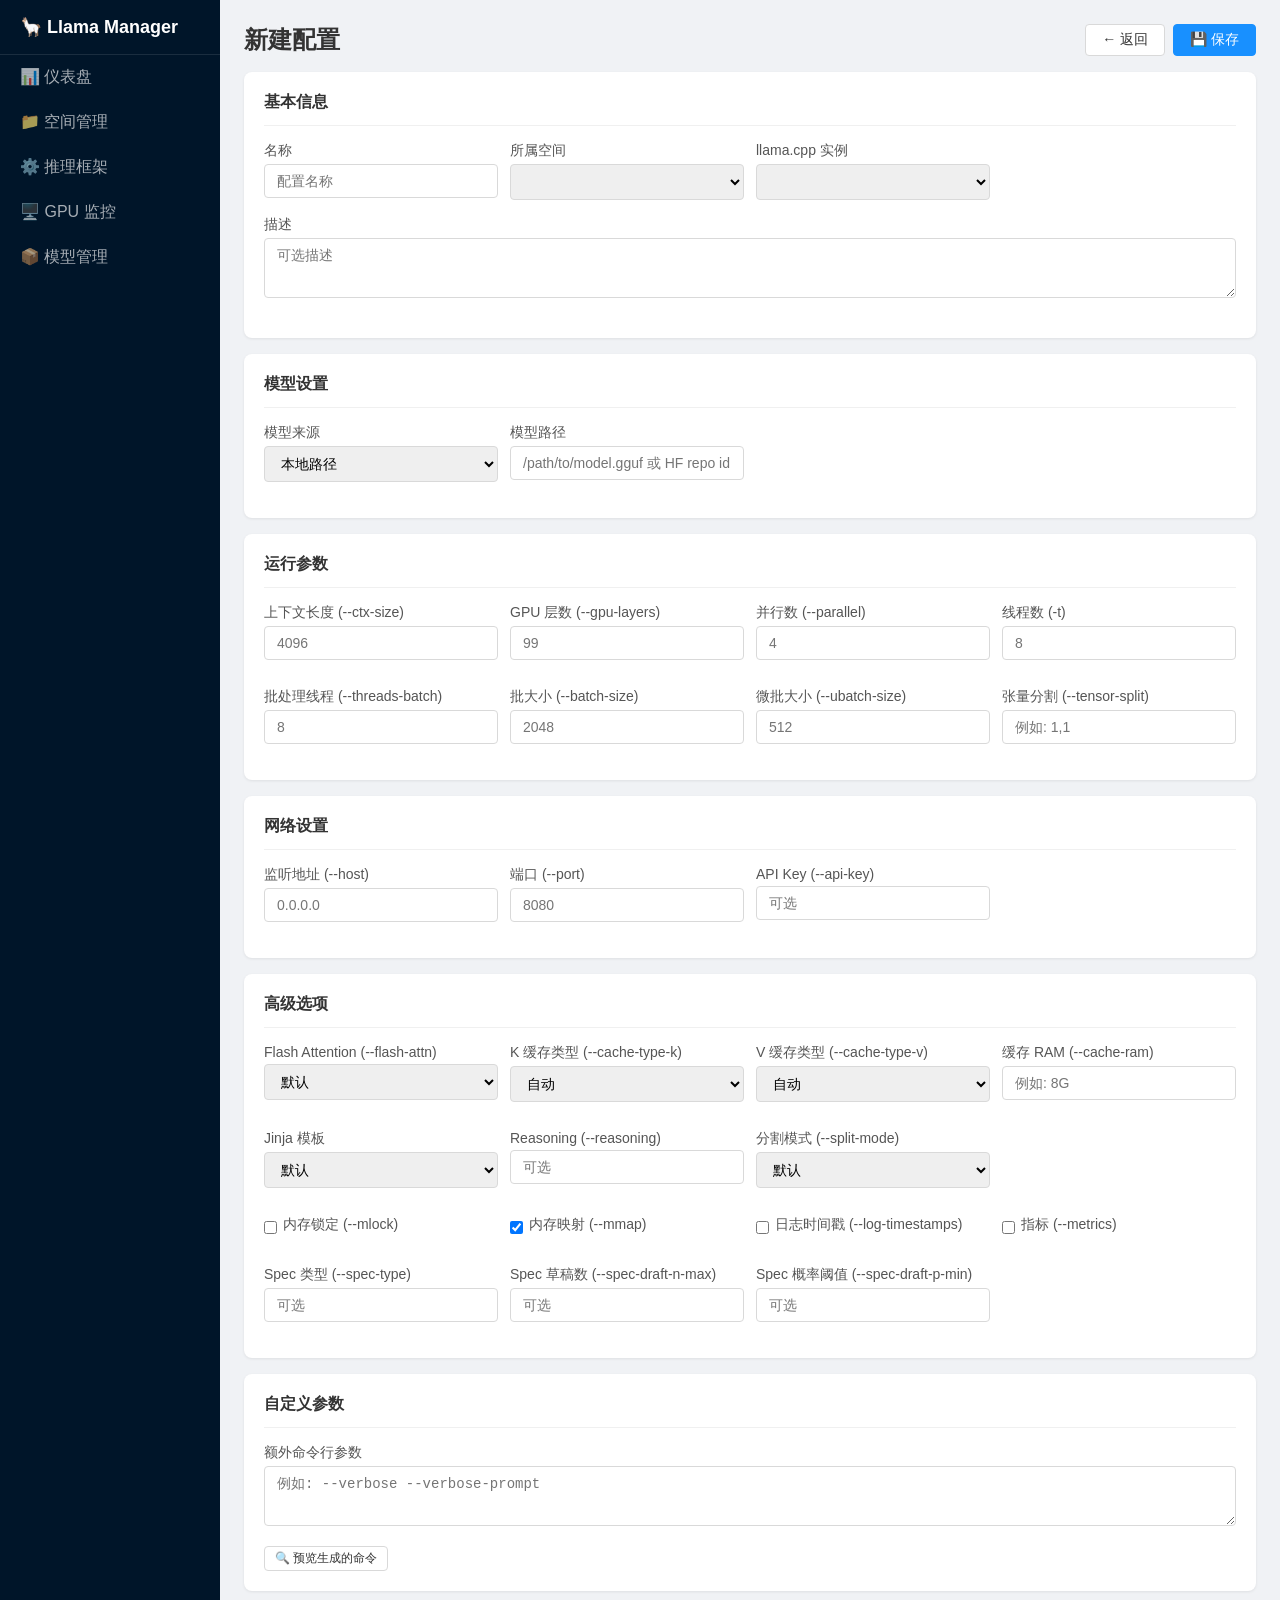
<file: templates/config_form.html>
<!DOCTYPE html>
<html lang="zh-CN">
<head>
  <meta charset="UTF-8"><meta name="viewport" content="width=device-width, initial-scale=1.0">
  <title>配置编辑 - Llama Manager</title>
  <link rel="stylesheet" href="/static/css/style.css">
</head>
<body>
  <div class="layout">
    <aside class="sidebar">
      <div class="logo">🦙 <span>Llama Manager</span></div>
      <nav>
        <a href="/dashboard"><span>📊 仪表盘</span></a>
        <a href="/workspaces"><span>📁 空间管理</span></a>
        <a href="/instances"><span>⚙️ 推理框架</span></a>
        <a href="/gpu"><span>🖥️ GPU 监控</span></a>
        <a href="/models"><span>📦 模型管理</span></a>
      </nav>
    </aside>
    <main class="main">
      <div class="toolbar">
        <h2 style="margin:0;" id="page-title">新建配置</h2>
        <div class="btn-group">
          <button class="btn" onclick="location.href='/dashboard'">← 返回</button>
          <button class="btn btn-primary" onclick="saveConfig()">💾 保存</button>
        </div>
      </div>

      <div class="card">
        <div class="card-header"><span class="card-title">基本信息</span></div>
        <div class="form-row">
          <div class="form-group"><label>名称</label><input type="text" id="c-name" placeholder="配置名称"></div>
          <div class="form-group"><label>所属空间</label><select id="c-workspace"></select></div>
          <div class="form-group"><label>llama.cpp 实例</label><select id="c-instance"></select></div>
        </div>
        <div class="form-group"><label>描述</label><textarea id="c-desc" placeholder="可选描述"></textarea></div>
      </div>

      <div class="card">
        <div class="card-header"><span class="card-title">模型设置</span></div>
        <div class="form-row">
          <div class="form-group"><label>模型来源</label><select id="c-model-source"><option value="path">本地路径</option><option value="hf">HuggingFace ID</option></select></div>
          <div class="form-group"><label id="model-path-label">模型路径</label><input type="text" id="c-model-path" placeholder="/path/to/model.gguf 或 HF repo id"></div>
        </div>
      </div>

      <div class="card">
        <div class="card-header"><span class="card-title">运行参数</span></div>
        <div class="form-row">
          <div class="form-group"><label>上下文长度 (--ctx-size)</label><input type="number" id="c-ctx-size" placeholder="4096"></div>
          <div class="form-group"><label>GPU 层数 (--gpu-layers)</label><input type="number" id="c-gpu-layers" placeholder="99"></div>
          <div class="form-group"><label>并行数 (--parallel)</label><input type="number" id="c-parallel" placeholder="4"></div>
          <div class="form-group"><label>线程数 (-t)</label><input type="number" id="c-threads" placeholder="8"></div>
          <div class="form-group"><label>批处理线程 (--threads-batch)</label><input type="number" id="c-threads-batch" placeholder="8"></div>
          <div class="form-group"><label>批大小 (--batch-size)</label><input type="number" id="c-batch-size" placeholder="2048"></div>
          <div class="form-group"><label>微批大小 (--ubatch-size)</label><input type="number" id="c-ubatch-size" placeholder="512"></div>
          <div class="form-group"><label>张量分割 (--tensor-split)</label><input type="text" id="c-tensor-split" placeholder="例如: 1,1"></div>
        </div>
      </div>

      <div class="card">
        <div class="card-header"><span class="card-title">网络设置</span></div>
        <div class="form-row">
          <div class="form-group"><label>监听地址 (--host)</label><input type="text" id="c-host" placeholder="0.0.0.0"></div>
          <div class="form-group"><label>端口 (--port)</label><input type="number" id="c-port" placeholder="8080"></div>
          <div class="form-group"><label>API Key (--api-key)</label><input type="password" id="c-api-key" placeholder="可选"></div>
        </div>
      </div>

      <div class="card">
        <div class="card-header"><span class="card-title">高级选项</span></div>
        <div class="form-row">
          <div class="form-group"><label>Flash Attention (--flash-attn)</label><select id="c-flash-attn"><option value="">默认</option><option value="1">启用</option><option value="2">启用 v2</option></select></div>
          <div class="form-group"><label>K 缓存类型 (--cache-type-k)</label><select id="c-cache-type-k"><option value="">自动</option><option value="f16">f16</option><option value="f32">f32</option><option value="q8_0">q8_0</option><option value="q4_0">q4_0</option></select></div>
          <div class="form-group"><label>V 缓存类型 (--cache-type-v)</label><select id="c-cache-type-v"><option value="">自动</option><option value="f16">f16</option><option value="f32">f32</option><option value="q8_0">q8_0</option><option value="q4_0">q4_0</option></select></div>
          <div class="form-group"><label>缓存 RAM (--cache-ram)</label><input type="text" id="c-cache-ram" placeholder="例如: 8G"></div>
          <div class="form-group"><label>Jinja 模板</label><select id="c-jinja"><option value="">默认</option><option value="true">启用</option><option value="false">禁用</option></select></div>
          <div class="form-group"><label>Reasoning (--reasoning)</label><input type="text" id="c-reasoning" placeholder="可选"></div>
          <div class="form-group"><label>分割模式 (--split-mode)</label><select id="c-split-mode"><option value="">默认</option><option value="LAYER">LAYER</option><option value="ROW">ROW</option></select></div>
        </div>
        <div class="form-row" style="margin-top:12px">
          <div class="form-group form-check"><input type="checkbox" id="c-mlock"><label for="c-mlock">内存锁定 (--mlock)</label></div>
          <div class="form-group form-check"><input type="checkbox" id="c-mmap" checked><label for="c-mmap">内存映射 (--mmap)</label></div>
          <div class="form-group form-check"><input type="checkbox" id="c-log-timestamps"><label for="c-log-timestamps">日志时间戳 (--log-timestamps)</label></div>
          <div class="form-group form-check"><input type="checkbox" id="c-metrics"><label for="c-metrics">指标 (--metrics)</label></div>
        </div>
        <!-- Speculative decoding -->
        <div class="form-row" style="margin-top:12px">
          <div class="form-group"><label>Spec 类型 (--spec-type)</label><input type="text" id="c-spec-type" placeholder="可选"></div>
          <div class="form-group"><label>Spec 草稿数 (--spec-draft-n-max)</label><input type="number" id="c-spec-draft-n-max" placeholder="可选"></div>
          <div class="form-group"><label>Spec 概率阈值 (--spec-draft-p-min)</label><input type="number" step="0.01" id="c-spec-draft-p-min" placeholder="可选"></div>
        </div>
      </div>

      <div class="card">
        <div class="card-header"><span class="card-title">自定义参数</span></div>
        <div class="form-group"><label>额外命令行参数</label><textarea id="c-extra-args" placeholder="例如: --verbose --verbose-prompt"></textarea></div>
        <div style="margin-top:8px"><button class="btn btn-sm" onclick="showCommand()">🔍 预览生成的命令</button></div>
        <div id="cmd-preview" style="display:none;margin-top:8px;padding:12px;background:#f5f5f5;border-radius:4px;font-family:monospace;font-size:13px;white-space:pre-wrap;word-break:break-all;"></div>
      </div>

      <div class="card" id="runtime-section" style="display:none">
        <div class="card-header"><span class="card-title">运行状态</span></div>
        <div id="runtime-info"></div>
      </div>
    </main>
  </div>
  <script src="/static/js/app.js"></script>
  <script>
const CID = {{ cid }};
let workspaces = [], instances = [];

async function init() {
  workspaces = await api('/api/workspaces/');
  instances = await api('/api/instances/');
  // Populate selects
  document.getElementById('c-workspace').innerHTML = workspaces.map(w => '<option value="'+w.id+'">'+w.name+'</option>').join('');
  document.getElementById('c-instance').innerHTML = instances.map(i => '<option value="'+i.id+'">'+i.name+' ('+i.install_path+')</option>').join('');
  if (CID) await loadConfig();
  else { document.getElementById('page-title').textContent = '新建配置'; }
  // Auto-select default instance
  const def = instances.find(i => i.is_default);
  if (def) document.getElementById('c-instance').value = def.id;
}

async function loadConfig() {
  const r = await api('/api/configs/' + CID);
  if (!r.ok) { toast(r.error, 'error'); return; }
  const c = r;
  document.getElementById('page-title').textContent = '编辑配置: ' + c.name;
  document.getElementById('c-name').value = c.name || '';
  document.getElementById('c-workspace').value = c.workspace_id || '';
  document.getElementById('c-instance').value = c.llama_instance_id || '';
  document.getElementById('c-desc').value = c.description || '';
  document.getElementById('c-model-source').value = c.model_source || 'path';
  document.getElementById('c-model-path').value = c.model_path || '';
  document.getElementById('c-ctx-size').value = c.ctx_size || '';
  document.getElementById('c-gpu-layers').value = c.gpu_layers || '';
  document.getElementById('c-parallel').value = c.parallel || '';
  document.getElementById('c-threads').value = c.threads || '';
  document.getElementById('c-threads-batch').value = c.threads_batch || '';
  document.getElementById('c-batch-size').value = c.batch_size || '';
  document.getElementById('c-ubatch-size').value = c.ubatch_size || '';
  document.getElementById('c-tensor-split').value = c.tensor_split || '';
  document.getElementById('c-host').value = c.host || '';
  document.getElementById('c-port').value = c.port || '';
  document.getElementById('c-api-key').value = c.api_key || '';
  document.getElementById('c-flash-attn').value = c.flash_attn || '';
  document.getElementById('c-cache-type-k').value = c.cache_type_k || '';
  document.getElementById('c-cache-type-v').value = c.cache_type_v || '';
  document.getElementById('c-cache-ram').value = c.cache_ram || '';
  document.getElementById('c-jinja').value = c.jinja != null ? String(c.jinja) : '';
  document.getElementById('c-reasoning').value = c.reasoning || '';
  document.getElementById('c-mlock').checked = !!c.mlock;
  document.getElementById('c-mmap').checked = c.mmap != null ? c.mmap : true;
  document.getElementById('c-log-timestamps').checked = !!c.log_timestamps;
  document.getElementById('c-metrics').checked = !!c.metrics;
  document.getElementById('c-spec-type').value = c.spec_type || '';
  document.getElementById('c-spec-draft-n-max').value = c.spec_draft_n_max || '';
  document.getElementById('c-spec-draft-p-min').value = c.spec_draft_p_min || '';
  document.getElementById('c-split-mode').value = c.split_mode || '';
  document.getElementById('c-extra-args').value = c.extra_args || '';
  // Runtime info
  if (c.pid || c.status === 'running') {
    document.getElementById('runtime-section').style.display = 'block';
    document.getElementById('runtime-info').innerHTML = '<p>状态: ' + statusBadge(c.status) + ' | PID: ' + (c.pid||'-') + ' | 端口: ' + (c.port||'-') + '</p><div class="btn-group" style="margin-top:8px"><button class="btn btn-danger" onclick="doStop()">停止</button><button class="btn" onclick="location.href=\'/config/'+CID+'/log\'">查看日志</button><button class="btn" onclick="location.href=\'/config/'+CID+'/gpu\'">GPU 监控</button></div>';
  }
}

function getFormData() {
  const v = (id) => { const el = document.getElementById(id); return el.value || null; };
  const n = (id) => { const el = document.getElementById(id); return el.value ? parseInt(el.value) : null; };
  const cb = (id) => document.getElementById(id).checked;
  return {
    name: v('c-name'), workspace_id: parseInt(v('c-workspace')),
    llama_instance_id: parseInt(v('c-instance')), description: v('c-desc'),
    model_source: v('c-model-source'), model_path: v('c-model-path'),
    ctx_size: n('c-ctx-size'), gpu_layers: n('c-gpu-layers'),
    parallel: n('c-parallel'), threads: n('c-threads'),
    threads_batch: n('c-threads-batch'), batch_size: n('c-batch-size'),
    ubatch_size: n('c-ubatch-size'), tensor_split: v('c-tensor-split'),
    host: v('c-host'), port: n('c-port'), api_key: v('c-api-key'),
    flash_attn: v('c-flash-attn'), cache_type_k: v('c-cache-type-k'),
    cache_type_v: v('c-cache-type-v'), cache_ram: v('c-cache-ram'),
    jinja: v('c-jinja') === 'true' ? true : v('c-jinja') === 'false' ? false : null,
    reasoning: v('c-reasoning'), mlock: cb('c-mlock'),
    mmap: document.getElementById('c-mmap').checked ? true : null,
    log_timestamps: cb('c-log-timestamps'), metrics: cb('c-metrics'),
    spec_type: v('c-spec-type'), spec_draft_n_max: n('c-spec-draft-n-max'),
    spec_draft_p_min: v('c-spec-draft-p-min') ? parseFloat(v('c-spec-draft-p-min')) : null,
    split_mode: v('c-split-mode'), extra_args: v('c-extra-args') || '',
  };
}

async function saveConfig() {
  const fd = getFormData();
  if (!fd.name) { toast('请输入配置名称', 'warning'); return; }
  if (!fd.model_path) { toast('请输入模型路径', 'warning'); return; }
  const r = CID ? await api('/api/configs/' + CID, { method:'PUT', body: JSON.stringify(fd) }) : await api('/api/configs/', { method:'POST', body: JSON.stringify(fd) });
  if (r.ok) { toast('保存成功', 'success'); if (!CID) location.href = '/config/' + r.id + '/edit'; }
  else toast(r.error, 'error');
}

async function doStop() {
  const r = await api('/api/runtime/' + CID + '/stop', { method:'POST' });
  if (r.ok) { toast('已停止', 'success'); document.getElementById('runtime-section').style.display = 'none'; }
  else toast(r.error, 'error');
}

function showCommand() {
  const inst = instances.find(i => i.id == document.getElementById('c-instance').value);
  if (!inst) { toast('请先选择实例', 'warning'); return; }
  const fd = getFormData();
  let cmd = inst.server_binary;
  if (fd.model_source === 'hf') cmd += ' -hf ' + fd.model_path; else cmd += ' -m ' + fd.model_path;
  if (fd.ctx_size) cmd += ' --ctx-size ' + fd.ctx_size;
  if (fd.gpu_layers) cmd += ' --gpu-layers ' + fd.gpu_layers;
  if (fd.tensor_split) cmd += ' --tensor-split ' + fd.tensor_split;
  if (fd.parallel) cmd += ' --parallel ' + fd.parallel;
  if (fd.threads) cmd += ' -t ' + fd.threads;
  if (fd.threads_batch) cmd += ' --threads-batch ' + fd.threads_batch;
  if (fd.batch_size) cmd += ' --batch-size ' + fd.batch_size;
  if (fd.ubatch_size) cmd += ' --ubatch-size ' + fd.ubatch_size;
  if (fd.flash_attn) cmd += ' --flash-attn ' + fd.flash_attn;
  if (fd.cache_type_k) cmd += ' --cache-type-k ' + fd.cache_type_k;
  if (fd.cache_type_v) cmd += ' --cache-type-v ' + fd.cache_type_v;
  if (fd.cache_ram) cmd += ' --cache-ram ' + fd.cache_ram;
  if (fd.host) cmd += ' --host ' + fd.host;
  if (fd.port) cmd += ' --port ' + fd.port;
  if (fd.api_key) cmd += ' --api-key ' + fd.api_key;
  if (fd.jinja !== null) cmd += fd.jinja ? ' --jinja' : ' --no-jinja';
  if (fd.reasoning) cmd += ' --reasoning ' + fd.reasoning;
  if (fd.mlock) cmd += ' --mlock';
  if (fd.mmap) cmd += ' --mmap';
  if (fd.log_timestamps) cmd += ' --log-timestamps';
  if (fd.metrics) cmd += ' --metrics';
  if (fd.spec_type) cmd += ' --spec-type ' + fd.spec_type;
  if (fd.spec_draft_n_max) cmd += ' --spec-draft-n-max ' + fd.spec_draft_n_max;
  if (fd.spec_draft_p_min) cmd += ' --spec-draft-p-min ' + fd.spec_draft_p_min;
  if (fd.split_mode) cmd += ' --split-mode ' + fd.split_mode;
  if (fd.extra_args) cmd += ' ' + fd.extra_args;
  document.getElementById('cmd-preview').textContent = cmd;
  document.getElementById('cmd-preview').style.display = 'block';
}

init();
  </script>
</body>
</html>
</file>
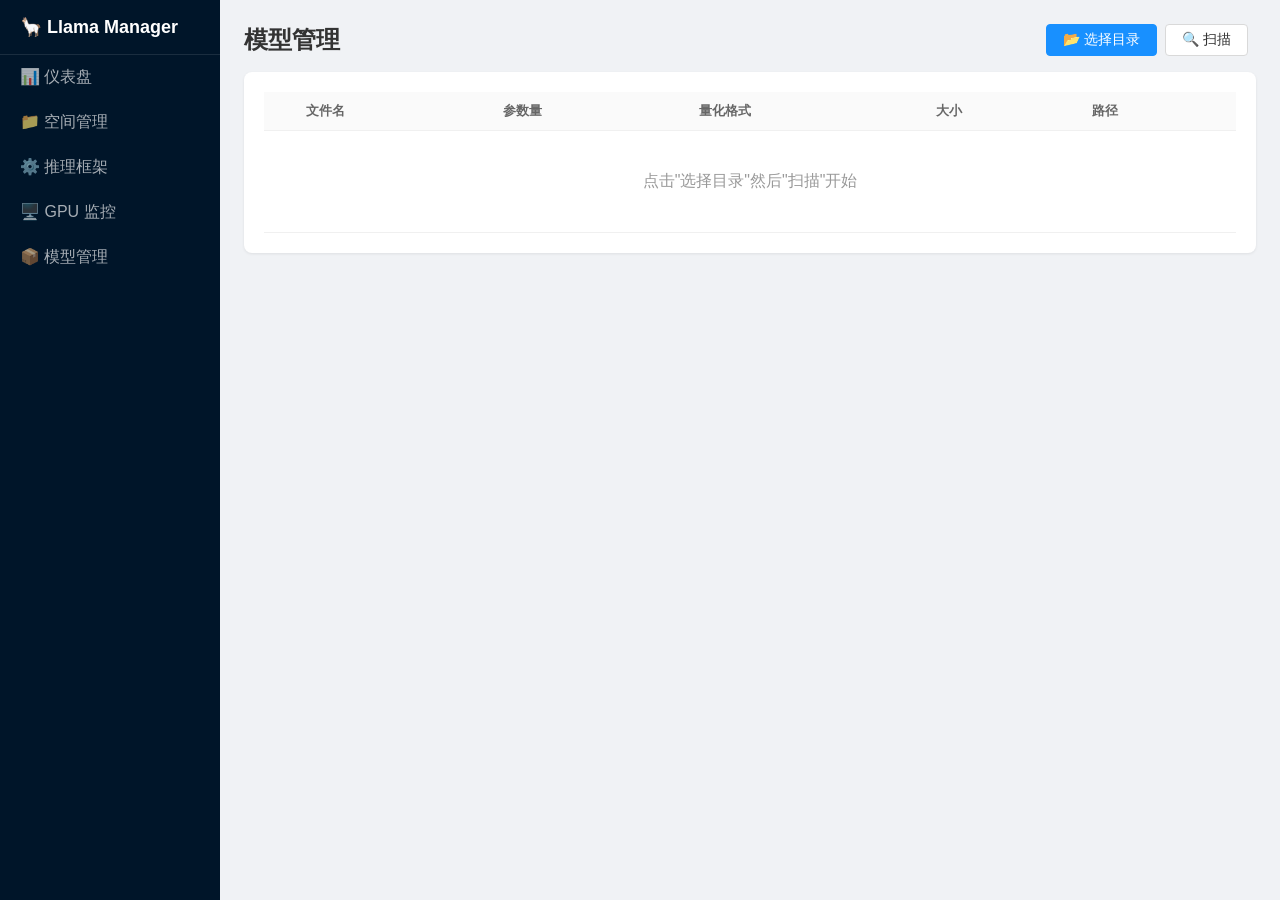
<file: templates/models.html>
<!DOCTYPE html>
<html lang="zh-CN">
<head>
  <meta charset="UTF-8"><meta name="viewport" content="width=device-width, initial-scale=1.0">
  <title>模型管理 - Llama Manager</title>
  <link rel="stylesheet" href="/static/css/style.css">
  <style>
    .model-row { cursor: pointer; transition: background 0.15s; }
    .model-row:hover { background: #f5f5f5; }
    .model-row.expanded { background: #e6f7ff; }
    .model-detail { display: none; padding: 16px 24px; background: #fafafa; border-left: 3px solid #1890ff; }
    .model-detail.show { display: block; }
    .model-detail-grid { display: grid; grid-template-columns: repeat(auto-fill, minmax(280px, 1fr)); gap: 12px; }
    .model-detail-item { padding: 8px 12px; background: #fff; border: 1px solid #f0f0f0; border-radius: 4px; }
    .model-detail-item .label { font-size: 12px; color: #999; margin-bottom: 4px; }
    .model-detail-item .value { font-size: 14px; color: #333; word-break: break-all; }
    .model-path { font-family: monospace; font-size: 12px; max-width: 400px; overflow: hidden; text-overflow: ellipsis; white-space: nowrap; }
    .model-quant { display: inline-block; padding: 2px 8px; background: #f0f0f0; border-radius: 3px; font-size: 12px; font-weight: 600; }
    .model-params { font-weight: 600; color: #1890ff; }

    /* Modal */
    .modal-overlay { display: none; position: fixed; top: 0; left: 0; right: 0; bottom: 0; background: rgba(0,0,0,0.45); z-index: 1000; align-items: center; justify-content: center; }
    .modal-overlay.show { display: flex; }
    .modal-box { background: #fff; border-radius: 8px; padding: 24px; min-width: 400px; max-width: 600px; max-height: 80vh; overflow-y: auto; box-shadow: 0 4px 20px rgba(0,0,0,0.15); }
    .modal-title { font-size: 16px; font-weight: 600; margin-bottom: 16px; }
    .modal-actions { display: flex; gap: 8px; justify-content: flex-end; margin-top: 16px; padding-top: 16px; border-top: 1px solid #f0f0f0; }
    .dir-item { display: flex; align-items: center; gap: 8px; padding: 8px 12px; border: 1px solid #f0f0f0; border-radius: 4px; margin-bottom: 8px; cursor: pointer; transition: background 0.15s; }
    .dir-item:hover { background: #f5f5f5; }
    .dir-item input[type="checkbox"] { width: 16px; height: 16px; }
    .dir-item .dir-path { flex: 1; font-family: monospace; font-size: 13px; word-break: break-all; }
    .dir-item .dir-status { font-size: 12px; color: #999; white-space: nowrap; }
    .dir-item .dir-status.exists { color: #52c41a; }
    .dir-item .dir-status.missing { color: #ff4d4f; }
    .custom-dir { display: flex; gap: 8px; margin-top: 12px; padding-top: 12px; border-top: 1px dashed #f0f0f0; }
    .custom-dir input { flex: 1; padding: 6px 12px; border: 1px solid #d9d9d9; border-radius: 4px; }
  </style>
</head>
<body>
  <div class="layout">
    <aside class="sidebar">
      <div class="logo">🦙 <span>Llama Manager</span></div>
      <nav>
        <a href="/dashboard"><span>📊 仪表盘</span></a>
        <a href="/workspaces"><span>📁 空间管理</span></a>
        <a href="/instances"><span>⚙️ 推理框架</span></a>
        <a href="/gpu"><span>🖥️ GPU 监控</span></a>
        <a href="/models"><span>📦 模型管理</span></a>
      </nav>
    </aside>
    <main class="main">
      <div class="toolbar">
        <h2 style="margin:0;">模型管理</h2>
        <div class="btn-group">
          <button class="btn btn-primary" onclick="openDirPicker()">📂 选择目录</button>
          <button class="btn" onclick="scanModels()">🔍 扫描</button>
          <span id="scan-summary" style="font-size:13px;color:#666;line-height:32px;"></span>
        </div>
      </div>

      <!-- Selected dirs -->
      <div id="selected-dirs" style="margin-bottom:12px;font-size:13px;color:#666;display:none;">
        已选目录: <span id="selected-dirs-list"></span>
      </div>

      <!-- Model list -->
      <div class="card">
        <table>
          <thead>
            <tr>
              <th style="width:30px;"></th>
              <th>文件名</th>
              <th>参数量</th>
              <th>量化格式</th>
              <th>大小</th>
              <th>路径</th>
            </tr>
          </thead>
          <tbody id="model-table">
            <tr><td colspan="6" style="text-align:center;color:#999;padding:40px;">点击"选择目录"然后"扫描"开始</td></tr>
          </tbody>
        </table>
      </div>
    </main>
  </div>

  <!-- Directory picker modal -->
  <div class="modal-overlay" id="dir-modal">
    <div class="modal-box">
      <div class="modal-title">选择扫描目录</div>
      <div id="dir-list">加载中...</div>
      <div class="custom-dir">
        <input type="text" id="custom-dir-input" placeholder="或手动输入目录路径...">
        <button class="btn btn-sm" onclick="addCustomDir()">添加</button>
      </div>
      <div class="modal-actions">
        <button class="btn" onclick="closeDirPicker()">取消</button>
        <button class="btn btn-primary" onclick="confirmDirs()">确认并扫描</button>
      </div>
    </div>
  </div>

  <script src="/static/js/app.js"></script>
  <script>
let selectedDirs = [];
let modelsData = [];
let expandedModel = null;

// ── Directory picker ─────────────────────────────────────────
async function openDirPicker() {
  document.getElementById('dir-modal').classList.add('show');
  document.getElementById('dir-list').innerHTML = '加载中...';

  try {
    const dirs = await api('/api/runtime/models/directories');
    const list = document.getElementById('dir-list');
    list.innerHTML = dirs.map((d, i) => `
      <div class="dir-item" onclick="this.querySelector('input').click()">
        <input type="checkbox" value="${d.path}" ${selectedDirs.includes(d.path) ? 'checked' : ''}>
        <span class="dir-path">${d.path}</span>
        <span class="dir-status ${d.exists ? 'exists' : 'missing'}">
          ${d.exists ? (d.model_count + ' 个模型' ) : '不存在'}
        </span>
      </div>
    `).join('');
  } catch(e) {
    document.getElementById('dir-list').innerHTML = '<span style="color:#ff4d4f;">加载目录失败</span>';
  }
}

function closeDirPicker() {
  document.getElementById('dir-modal').classList.remove('show');
}

function addCustomDir() {
  const input = document.getElementById('custom-dir-input');
  const path = input.value.trim();
  if (!path) return;
  if (!selectedDirs.includes(path)) {
    selectedDirs.push(path);
  }
  input.value = '';
  // Add to list visually
  const list = document.getElementById('dir-list');
  const div = document.createElement('div');
  div.className = 'dir-item';
  div.innerHTML = `
    <input type="checkbox" value="${path}" checked>
    <span class="dir-path">${path}</span>
    <span class="dir-status">自定义</span>
  `;
  list.appendChild(div);
}

function confirmDirs() {
  // Collect checked dirs
  selectedDirs = [];
  document.querySelectorAll('#dir-list input[type="checkbox"]:checked').forEach(cb => {
    selectedDirs.push(cb.value);
  });
  closeDirPicker();

  // Show selected
  const el = document.getElementById('selected-dirs');
  const list = document.getElementById('selected-dirs-list');
  if (selectedDirs.length) {
    el.style.display = 'block';
    list.textContent = selectedDirs.join(', ');
  } else {
    el.style.display = 'none';
  }

  scanModels();
}

// ── Scan ─────────────────────────────────────────────────────
async function scanModels() {
  const tb = document.getElementById('model-table');
  tb.innerHTML = '<tr><td colspan="6" class="loading">扫描中...</td></tr>';

  try {
    let result;
    if (selectedDirs.length) {
      result = await api('/api/runtime/models/scan', {
        method: 'POST',
        body: JSON.stringify({ directories: selectedDirs })
      });
    } else {
      result = await api('/api/runtime/models/scan');
    }

    modelsData = result || [];
    expandedModel = null;

    if (!modelsData.length) {
      tb.innerHTML = '<tr><td colspan="6" style="text-align:center;color:#999;padding:40px;">未找到 .gguf 文件</td></tr>';
      document.getElementById('scan-summary').textContent = '';
      return;
    }

    renderModels();
    document.getElementById('scan-summary').textContent = `共 ${modelsData.length} 个模型`;
    toast('扫描完成，共 ' + modelsData.length + ' 个模型', 'success');
  } catch(e) {
    tb.innerHTML = '<tr><td colspan="6" style="text-align:center;color:#ff4d4f;">扫描失败: ' + e.message + '</td></tr>';
  }
}

function renderModels() {
  const tb = document.getElementById('model-table');
  tb.innerHTML = modelsData.map((m, i) => `
    <tr class="model-row ${expandedModel === i ? 'expanded' : ''}" onclick="toggleModel(${i})">
      <td>${expandedModel === i ? '▼' : '▶'}</td>
      <td><b>${esc(m.name)}</b></td>
      <td><span class="model-params">${m.metadata.params || '-'}</span></td>
      <td><span class="model-quant">${m.metadata.quant || '-'}</span></td>
      <td>${m.size_human}</td>
      <td class="model-path" title="${esc(m.path)}">${esc(m.path)}</td>
    </tr>
    <tr class="model-detail ${expandedModel === i ? 'show' : ''}">
      <td colspan="6">
        <div class="model-detail-grid">
          <div class="model-detail-item">
            <div class="label">完整文件名</div>
            <div class="value">${esc(m.name)}</div>
          </div>
          <div class="model-detail-item">
            <div class="label">参数量</div>
            <div class="value model-params">${m.metadata.params || '未知'}</div>
          </div>
          <div class="model-detail-item">
            <div class="label">量化格式</div>
            <div class="value"><span class="model-quant">${m.metadata.quant || '未知'}</span></div>
          </div>
          <div class="model-detail-item">
            <div class="label">文件大小</div>
            <div class="value">${m.size_human} (${m.size_bytes.toLocaleString()} bytes)</div>
          </div>
          <div class="model-detail-item">
            <div class="label">完整路径</div>
            <div class="value model-path" title="${esc(m.path)}">${esc(m.path)}</div>
          </div>
          <div class="model-detail-item">
            <div class="label">所在目录</div>
            <div class="value model-path">${esc(m.dir)}</div>
          </div>
          <div class="model-detail-item" style="grid-column: 1 / -1;">
            <div class="label">快速使用</div>
            <div class="value">
              <code style="font-size:12px;background:#f0f0f0;padding:4px 8px;border-radius:3px;cursor:pointer;" onclick="copyPath('${esc(m.path)}')" title="点击复制">
                --model ${esc(m.path)}
              </code>
              <span style="font-size:12px;color:#999;margin-left:8px;">点击复制模型路径</span>
            </div>
          </div>
        </div>
      </td>
    </tr>
  `).join('');
}

function toggleModel(i) {
  expandedModel = expandedModel === i ? null : i;
  renderModels();
}

function copyPath(path) {
  navigator.clipboard.writeText(path).then(() => {
    toast('路径已复制: ' + path, 'success');
  }).catch(() => {
    // Fallback
    const ta = document.createElement('textarea');
    ta.value = path;
    document.body.appendChild(ta);
    ta.select();
    document.execCommand('copy');
    document.body.removeChild(ta);
    toast('路径已复制', 'success');
  });
}

function esc(s) {
  return s.replace(/&/g,'&amp;').replace(/</g,'&lt;').replace(/>/g,'&gt;').replace(/"/g,'&quot;');
}
  </script>
</body>
</html>
</file>
<file: static/css/style.css>
/* Base styles */
* { box-sizing: border-box; margin: 0; padding: 0; }
body { font-family: -apple-system, BlinkMacSystemFont, 'Segoe UI', Roboto, sans-serif; background: #f0f2f5; color: #333; }
a { color: #1890ff; text-decoration: none; }
a:hover { color: #40a9ff; }

/* Layout */
.layout { display: flex; min-height: 100vh; }
.sidebar { width: 220px; background: #001529; color: #fff; padding: 0; flex-shrink: 0; }
.sidebar .logo { padding: 16px 20px; font-size: 18px; font-weight: 600; border-bottom: 1px solid rgba(255,255,255,0.1); }
.sidebar nav a { display: block; padding: 12px 20px; color: rgba(255,255,255,0.65); transition: all 0.2s; }
.sidebar nav a:hover, .sidebar nav a.active { color: #fff; background: rgba(255,255,255,0.08); }
.main { flex: 1; padding: 24px; overflow-x: hidden; }

/* Cards */
.card { background: #fff; border-radius: 8px; padding: 20px; margin-bottom: 16px; box-shadow: 0 1px 3px rgba(0,0,0,0.08); }
.card-header { display: flex; justify-content: space-between; align-items: center; margin-bottom: 16px; padding-bottom: 12px; border-bottom: 1px solid #f0f0f0; }
.card-title { font-size: 16px; font-weight: 600; }

/* Tables */
table { width: 100%; border-collapse: collapse; }
th, td { padding: 10px 12px; text-align: left; border-bottom: 1px solid #f0f0f0; }
th { background: #fafafa; font-weight: 600; color: #666; font-size: 13px; }
tr:hover { background: #f5f5f5; }

/* Buttons */
.btn { display: inline-block; padding: 6px 16px; border: 1px solid #d9d9d9; border-radius: 4px; background: #fff; cursor: pointer; font-size: 14px; transition: all 0.2s; color: #333; }
.btn:hover { border-color: #40a9ff; color: #40a9ff; }
.btn-primary { background: #1890ff; color: #fff; border-color: #1890ff; }
.btn-primary:hover { background: #40a9ff; border-color: #40a9ff; color: #fff; }
.btn-danger { background: #ff4d4f; color: #fff; border-color: #ff4d4f; }
.btn-danger:hover { background: #ff7875; border-color: #ff7875; }
.btn-success { background: #52c41a; color: #fff; border-color: #52c41a; }
.btn-success:hover { background: #73d13d; border-color: #73d13d; }
.btn-sm { padding: 3px 10px; font-size: 12px; }
.btn-group { display: flex; gap: 8px; }

/* Forms */
.form-group { margin-bottom: 16px; }
.form-group label { display: block; margin-bottom: 4px; font-weight: 500; font-size: 14px; color: #555; }
.form-group input[type="text"],
.form-group input[type="number"],
.form-group input[type="password"],
.form-group select,
.form-group textarea {
  width: 100%; padding: 8px 12px; border: 1px solid #d9d9d9; border-radius: 4px; font-size: 14px;
  transition: border-color 0.2s;
}
.form-group input:focus, .form-group select:focus, .form-group textarea:focus {
  outline: none; border-color: #40a9ff; box-shadow: 0 0 0 2px rgba(24,144,255,0.1);
}
.form-group textarea { resize: vertical; min-height: 60px; }
.form-row { display: grid; grid-template-columns: repeat(auto-fill, minmax(200px, 1fr)); gap: 12px; }
.form-check { display: flex; align-items: center; gap: 6px; }
.form-check input { width: auto; }

/* Status badges */
.badge { display: inline-block; padding: 2px 8px; border-radius: 10px; font-size: 12px; font-weight: 500; }
.badge-running { background: #f6ffed; color: #52c41a; border: 1px solid #b7eb8f; }
.badge-stopped { background: #fff7e6; color: #fa8c16; border: 1px solid #ffd591; }
.badge-error { background: #fff2f0; color: #ff4d4f; border: 1px solid #ffccc7; }
.badge-starting { background: #e6f7ff; color: #1890ff; border: 1px solid #91d5ff; }

/* Alert */
.alert { padding: 12px 16px; border-radius: 4px; margin-bottom: 16px; font-size: 14px; }
.alert-success { background: #f6ffed; border: 1px solid #b7eb8f; color: #52c41a; }
.alert-error { background: #fff2f0; border: 1px solid #ffccc7; color: #ff4d4f; }
.alert-info { background: #e6f7ff; border: 1px solid #91d5ff; color: #1890ff; }
.alert-warning { background: #fffbe6; border: 1px solid #ffe58f; color: #faad14; }

/* Modal */
.modal-overlay { position: fixed; top: 0; left: 0; right: 0; bottom: 0; background: rgba(0,0,0,0.45); z-index: 1000; display: flex; align-items: center; justify-content: center; }
.modal { background: #fff; border-radius: 8px; padding: 24px; min-width: 400px; max-width: 90vw; max-height: 90vh; overflow-y: auto; }
.modal-header { display: flex; justify-content: space-between; align-items: center; margin-bottom: 16px; }
.modal-title { font-size: 16px; font-weight: 600; }
.modal-close { background: none; border: none; font-size: 20px; cursor: pointer; color: #999; }

/* Dashboard grid */
.dash-grid { display: grid; grid-template-columns: repeat(auto-fill, minmax(280px, 1fr)); gap: 16px; margin-bottom: 24px; }
.dash-stat { background: #fff; border-radius: 8px; padding: 20px; box-shadow: 0 1px 3px rgba(0,0,0,0.08); }
.dash-stat .value { font-size: 28px; font-weight: 700; color: #1890ff; }
.dash-stat .label { font-size: 13px; color: #999; margin-top: 4px; }

/* Log viewer */
.log-container { background: #1e1e1e; color: #d4d4d4; font-family: 'Courier New', monospace; font-size: 13px; padding: 12px; border-radius: 4px; max-height: 500px; overflow-y: auto; white-space: pre-wrap; word-break: break-all; }
.log-container .timestamp { color: #6a9955; }
.log-container .error { color: #f44747; }
.log-container .warn { color: #ce9178; }

/* GPU chart */
.gpu-chart { height: 300px; }

/* Responsive */
@media (max-width: 768px) {
  .sidebar { width: 60px; }
  .sidebar .logo span, .sidebar nav a span { display: none; }
  .main { padding: 12px; }
  .form-row { grid-template-columns: 1fr; }
}

/* Tabs */
.tabs { display: flex; border-bottom: 2px solid #f0f0f0; margin-bottom: 16px; }
.tab { padding: 10px 20px; cursor: pointer; color: #666; border-bottom: 2px solid transparent; margin-bottom: -2px; transition: all 0.2s; }
.tab:hover { color: #1890ff; }
.tab.active { color: #1890ff; border-bottom-color: #1890ff; font-weight: 500; }
.tab-content { display: none; }
.tab-content.active { display: block; }

/* Loading */
.loading { text-align: center; padding: 40px; color: #999; }
.spinner { display: inline-block; width: 24px; height: 24px; border: 3px solid #f3f3f3; border-top-color: #1890ff; border-radius: 50%; animation: spin 0.8s linear infinite; }
@keyframes spin { to { transform: rotate(360deg); } }

/* Toolbar */
.toolbar { display: flex; justify-content: space-between; align-items: center; margin-bottom: 16px; flex-wrap: wrap; gap: 8px; }
.toolbar-left, .toolbar-right { display: flex; align-items: center; gap: 8px; }
</file>
